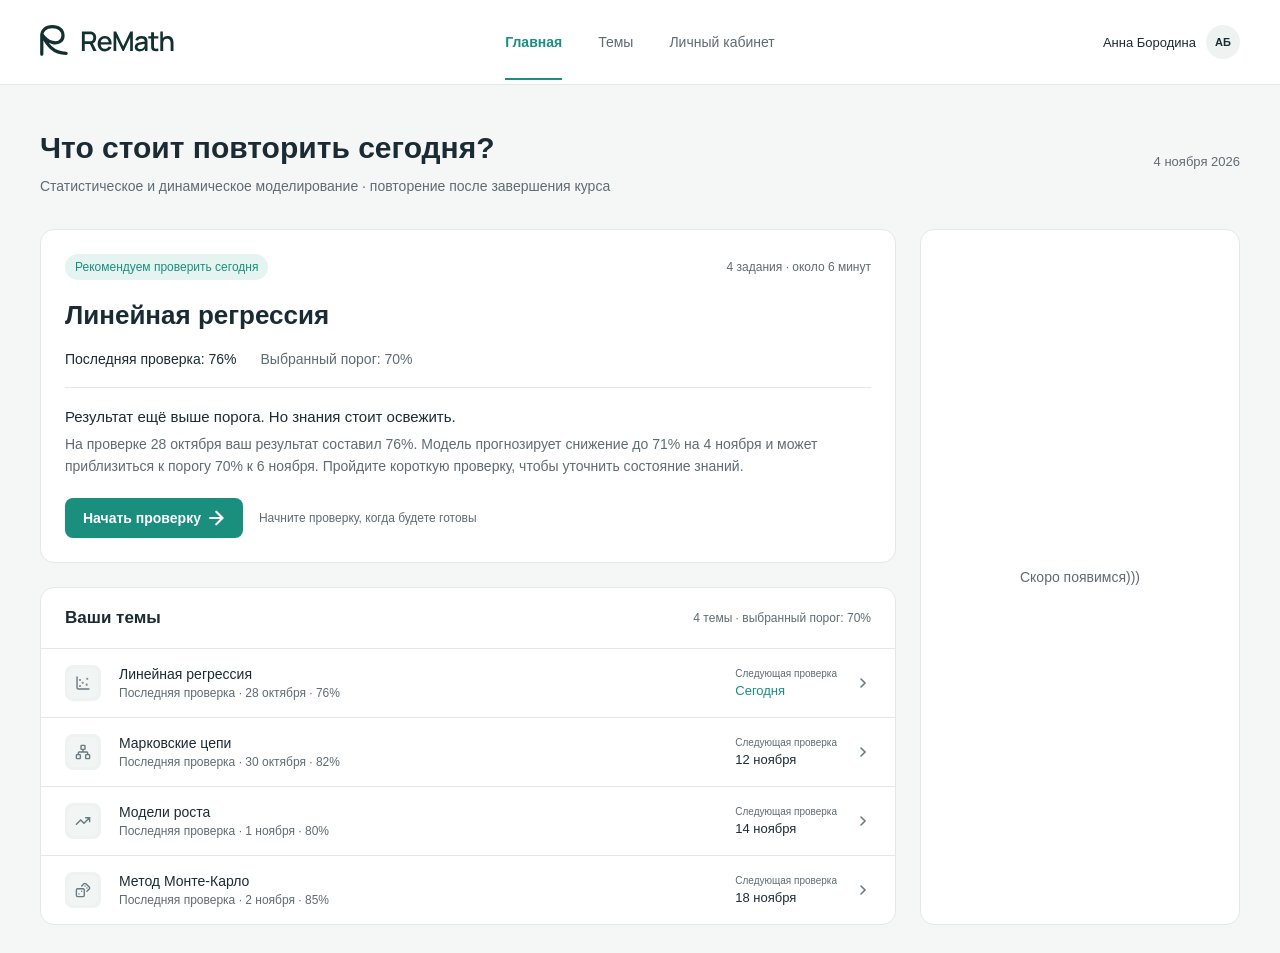
<file: markup/index.html>
<!DOCTYPE html>
<html lang="ru">
<head>
  <meta charset="UTF-8">
  <meta name="viewport" content="width=device-width, initial-scale=1.0">
  <title>ReMath — Главная</title>
  <link rel="stylesheet" href="styles/common.css">
  <link rel="stylesheet" href="styles/index.css">
</head>
<body>
  <header class="header">
    <div class="header__inner container">
      <a class="header__logo" href="index.html">
        <img src="images/logo.svg" alt="ReMath" width="160" height="40">
      </a>

      <nav class="header__nav nav" aria-label="Основная навигация">
        <ul class="nav__list">
          <li class="nav__item">
            <a class="nav__link nav__link--active" href="index.html" aria-current="page">Главная</a>
          </li>
          <li class="nav__item">
            <a class="nav__link" href="#">Темы</a>
          </li>
          <li class="nav__item">
            <a class="nav__link" href="profile.html">Личный кабинет</a>
          </li>
        </ul>
      </nav>

      <a class="header__user user" href="profile.html">
        <span class="user__name">Анна Бородина</span>
        <span class="user__avatar" aria-hidden="true">АБ</span>
      </a>
    </div>
  </header>

  <main class="page">
    <div class="container">
      <div class="page-head">
        <div class="page-head__text">
          <h1 class="page-head__title">Что стоит повторить сегодня?</h1>
          <p class="page-head__subtitle">Статистическое и динамическое моделирование · повторение после завершения курса</p>
        </div>
        <time class="page-head__date" datetime="2026-11-04">4 ноября 2026</time>
      </div>

      <div class="page-body">
        <div class="page-body__main">
          <section class="card recommendation">
            <div class="recommendation__top">
              <span class="badge">Рекомендуем проверить сегодня</span>
              <span class="recommendation__meta">4 задания · около 6 минут</span>
            </div>

            <h2 class="recommendation__title">Линейная регрессия</h2>

            <div class="recommendation__stats">
              <span class="recommendation__stat">Последняя проверка: 76%</span>
              <span class="recommendation__stat recommendation__stat--muted">Выбранный порог: 70%</span>
            </div>

            <div class="recommendation__body">
              <p class="recommendation__lead">Результат ещё выше порога. Но знания стоит освежить.</p>
              <p class="recommendation__text">
                На проверке 28 октября ваш результат составил 76%. Модель прогнозирует снижение
                до 71% на 4 ноября и может приблизиться к порогу 70% к 6 ноября. Пройдите
                короткую проверку, чтобы уточнить состояние знаний.
              </p>

              <div class="recommendation__actions">
                <a class="button" href="check.html">
                  Начать проверку
                  <img src="images/next.svg" alt="" width="16" height="16">
                </a>
                <span class="recommendation__hint">Начните проверку, когда будете готовы</span>
              </div>
            </div>
          </section>

          <section class="card topics">
            <div class="topics__head">
              <h2 class="topics__title">Ваши темы</h2>
              <span class="topics__meta">4 темы · выбранный порог: 70%</span>
            </div>

            <ul class="topics__list">
              <li>
                <a class="topic" href="#">
                  <span class="topic__icon">
                    <img src="images/tema1.svg" alt="" width="30" height="30">
                  </span>
                  <span class="topic__info">
                    <span class="topic__name">Линейная регрессия</span>
                    <span class="topic__meta">Последняя проверка · 28 октября · 76%</span>
                  </span>
                  <span class="topic__next">
                    <span class="topic__label">Следующая проверка</span>
                    <span class="topic__date topic__date--today">Сегодня</span>
                  </span>
                  <img class="topic__arrow" src="images/chevron-right.svg" alt="" width="16" height="16">
                </a>
              </li>

              <li>
                <a class="topic" href="#">
                  <span class="topic__icon">
                    <img src="images/tema2.svg" alt="" width="30" height="30">
                  </span>
                  <span class="topic__info">
                    <span class="topic__name">Марковские цепи</span>
                    <span class="topic__meta">Последняя проверка · 30 октября · 82%</span>
                  </span>
                  <span class="topic__next">
                    <span class="topic__label">Следующая проверка</span>
                    <span class="topic__date">12 ноября</span>
                  </span>
                  <img class="topic__arrow" src="images/chevron-right.svg" alt="" width="16" height="16">
                </a>
              </li>

              <li>
                <a class="topic" href="#">
                  <span class="topic__icon">
                    <img src="images/tema3.svg" alt="" width="30" height="30">
                  </span>
                  <span class="topic__info">
                    <span class="topic__name">Модели роста</span>
                    <span class="topic__meta">Последняя проверка · 1 ноября · 80%</span>
                  </span>
                  <span class="topic__next">
                    <span class="topic__label">Следующая проверка</span>
                    <span class="topic__date">14 ноября</span>
                  </span>
                  <img class="topic__arrow" src="images/chevron-right.svg" alt="" width="16" height="16">
                </a>
              </li>

              <li>
                <a class="topic" href="#">
                  <span class="topic__icon">
                    <img src="images/tema4.svg" alt="" width="30" height="30">
                  </span>
                  <span class="topic__info">
                    <span class="topic__name">Метод Монте-Карло</span>
                    <span class="topic__meta">Последняя проверка · 2 ноября · 85%</span>
                  </span>
                  <span class="topic__next">
                    <span class="topic__label">Следующая проверка</span>
                    <span class="topic__date">18 ноября</span>
                  </span>
                  <img class="topic__arrow" src="images/chevron-right.svg" alt="" width="16" height="16">
                </a>
              </li>
            </ul>
          </section>
        </div>

        <aside class="card agent">
          <p class="agent__placeholder">Скоро появимся)))</p>
        </aside>
      </div>
    </div>
  </main>
</body>
</html>
</file>
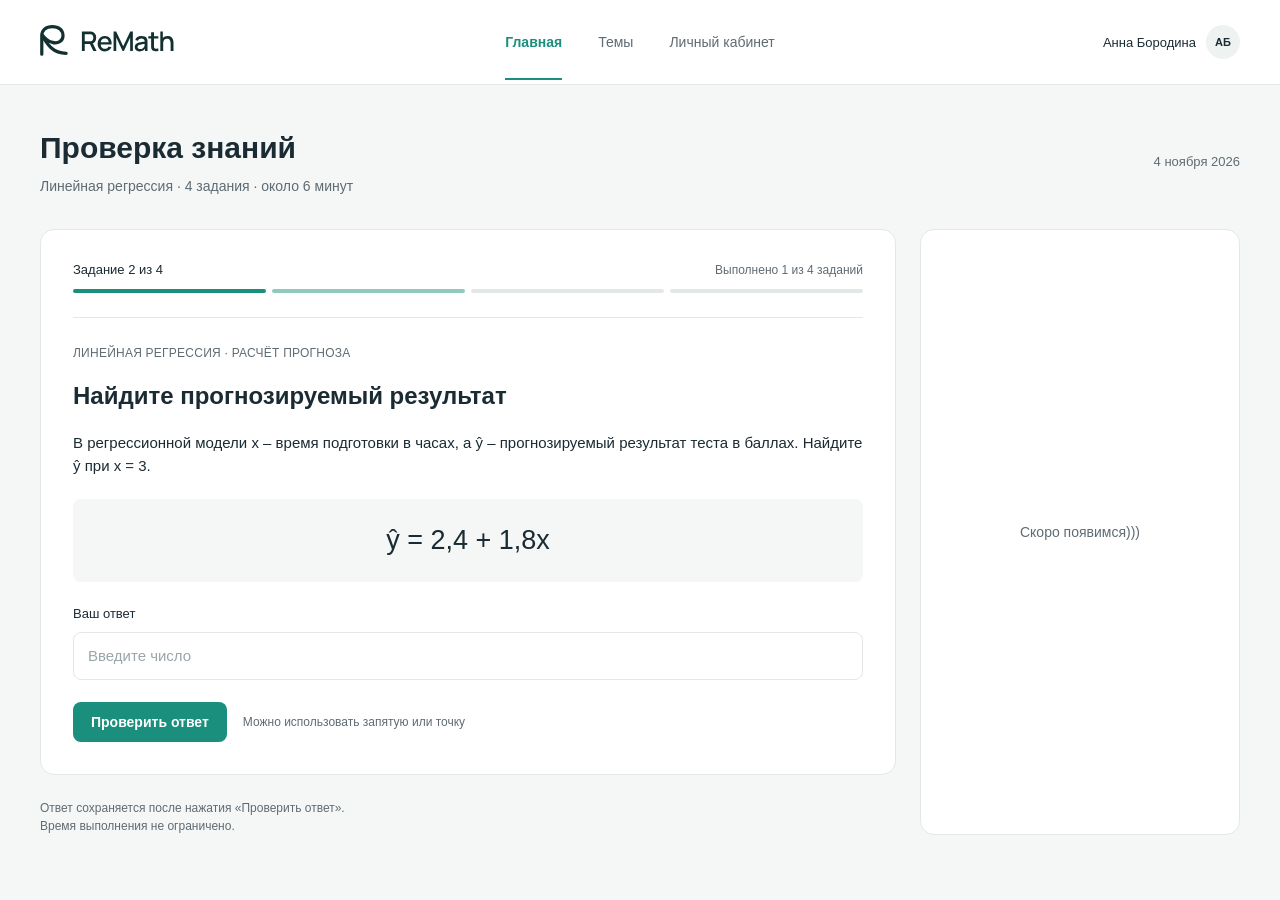
<file: markup/check.html>
<!DOCTYPE html>
<html lang="ru">
<head>
  <meta charset="UTF-8">
  <meta name="viewport" content="width=device-width, initial-scale=1.0">
  <title>ReMath — Проверка знаний</title>
  <link rel="stylesheet" href="styles/common.css">
  <link rel="stylesheet" href="styles/check.css">
</head>
<body>
  <header class="header">
    <div class="header__inner container">
      <a class="header__logo" href="index.html">
        <img src="images/logo.svg" alt="ReMath" width="160" height="40">
      </a>

      <nav class="header__nav nav" aria-label="Основная навигация">
        <ul class="nav__list">
          <li class="nav__item">
            <a class="nav__link nav__link--active" href="index.html" aria-current="page">Главная</a>
          </li>
          <li class="nav__item">
            <a class="nav__link" href="#">Темы</a>
          </li>
          <li class="nav__item">
            <a class="nav__link" href="profile.html">Личный кабинет</a>
          </li>
        </ul>
      </nav>

      <a class="header__user user" href="profile.html">
        <span class="user__name">Анна Бородина</span>
        <span class="user__avatar" aria-hidden="true">АБ</span>
      </a>
    </div>
  </header>

  <main class="page">
    <div class="container">
      <div class="page-head">
        <div class="page-head__text">
          <h1 class="page-head__title">Проверка знаний</h1>
          <p class="page-head__subtitle">Линейная регрессия · 4 задания · около 6 минут</p>
        </div>
        <time class="page-head__date" datetime="2026-11-04">4 ноября 2026</time>
      </div>

      <div class="page-body">
        <div class="page-body__main">
          <section class="card task">
            <div class="task__progress">
              <div class="task__progress-top">
                <span class="task__step">Задание 2 из 4</span>
                <span class="task__done">Выполнено 1 из 4 заданий</span>
              </div>
              <div class="progress">
                <span class="progress__item progress__item--done"></span>
                <span class="progress__item progress__item--current"></span>
                <span class="progress__item"></span>
                <span class="progress__item"></span>
              </div>
            </div>

            <div class="task__body">
              <p class="task__category">Линейная регрессия · Расчёт прогноза</p>
              <h2 class="task__title">Найдите прогнозируемый результат</h2>
              <p class="task__text">
                В регрессионной модели x – время подготовки в часах, а ŷ – прогнозируемый
                результат теста в баллах. Найдите ŷ при x = 3.
              </p>

              <div class="task__formula">ŷ = 2,4 + 1,8x</div>

              <form class="task__form" action="result.html">
                <label class="task__label" for="answer">Ваш ответ</label>
                <div class="task__field">
                  <input class="task__input" id="answer" type="text" inputmode="decimal" placeholder="Введите число">
                </div>
                <div class="task__actions">
                  <button class="button" type="submit">Проверить ответ</button>
                  <span class="task__hint">Можно использовать запятую или точку</span>
                </div>
              </form>
            </div>
          </section>

          <p class="task-note">
            Ответ сохраняется после нажатия «Проверить ответ».<br>
            Время выполнения не ограничено.
          </p>
        </div>

        <aside class="card agent">
          <p class="agent__placeholder">Скоро появимся)))</p>
        </aside>
      </div>
    </div>
  </main>
</body>
</html>
</file>
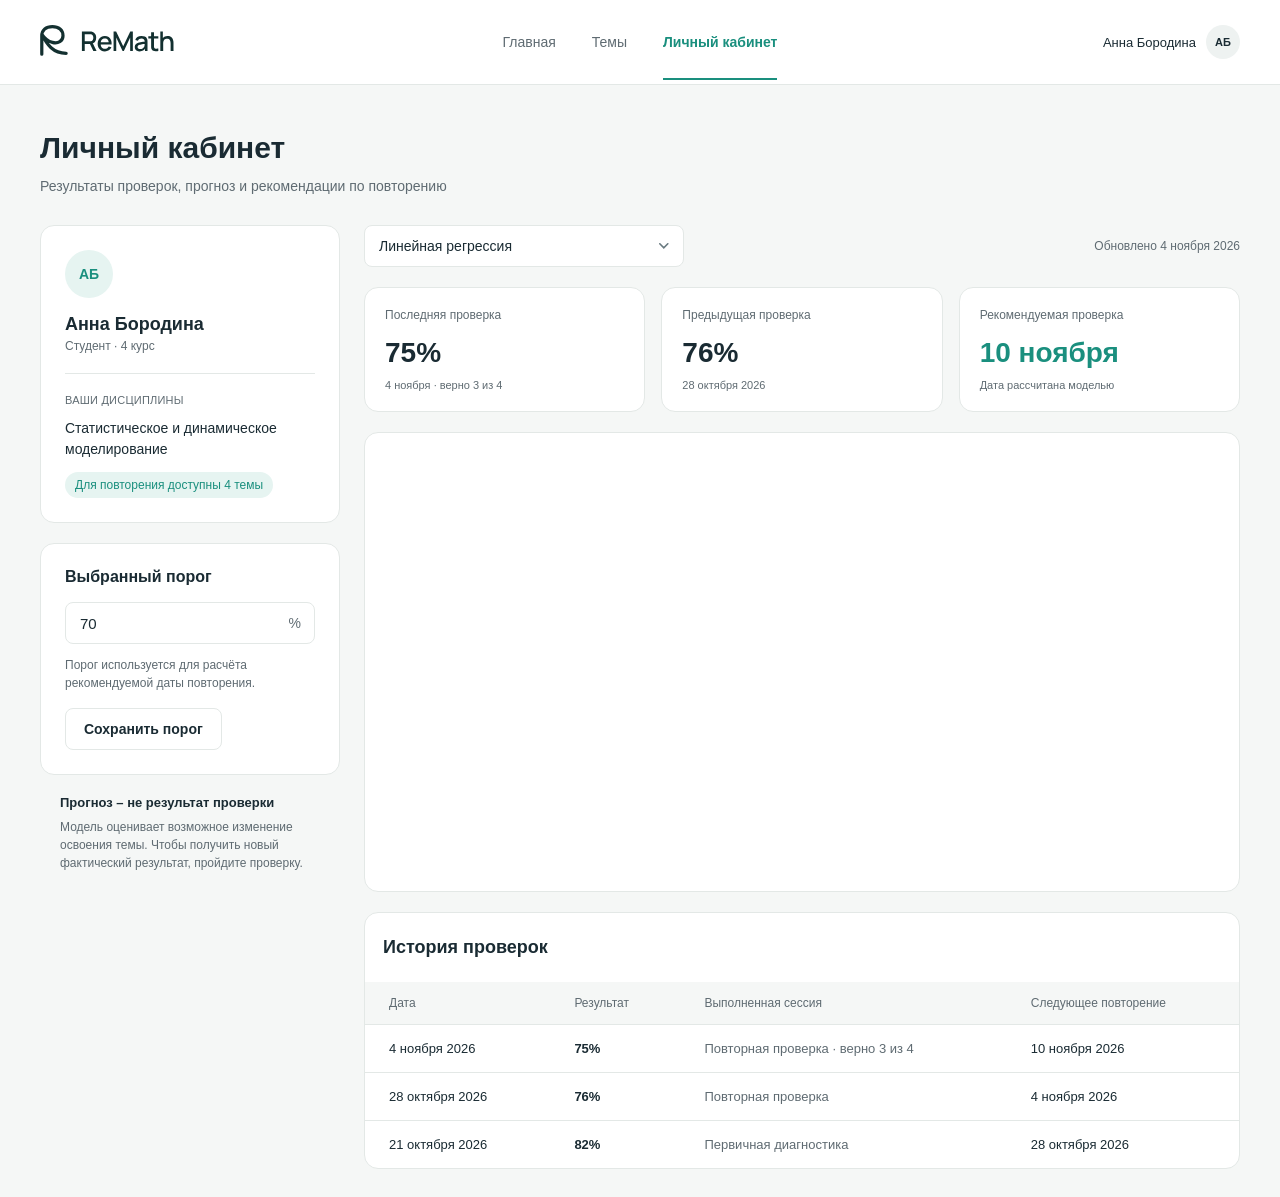
<file: markup/profile.html>
<!DOCTYPE html>
<html lang="ru">
<head>
  <meta charset="UTF-8">
  <meta name="viewport" content="width=device-width, initial-scale=1.0">
  <title>ReMath — Личный кабинет</title>
  <link rel="stylesheet" href="styles/common.css">
  <link rel="stylesheet" href="styles/profile.css">
</head>
<body>
  <header class="header">
    <div class="header__inner container">
      <a class="header__logo" href="index.html">
        <img src="images/logo.svg" alt="ReMath" width="160" height="40">
      </a>

      <nav class="header__nav nav" aria-label="Основная навигация">
        <ul class="nav__list">
          <li class="nav__item">
            <a class="nav__link" href="index.html">Главная</a>
          </li>
          <li class="nav__item">
            <a class="nav__link" href="#">Темы</a>
          </li>
          <li class="nav__item">
            <a class="nav__link nav__link--active" href="profile.html" aria-current="page">Личный кабинет</a>
          </li>
        </ul>
      </nav>

      <a class="header__user user" href="profile.html">
        <span class="user__name">Анна Бородина</span>
        <span class="user__avatar" aria-hidden="true">АБ</span>
      </a>
    </div>
  </header>

  <main class="page">
    <div class="container">
      <div class="page-head">
        <div class="page-head__text">
          <h1 class="page-head__title">Личный кабинет</h1>
          <p class="page-head__subtitle">Результаты проверок, прогноз и рекомендации по повторению</p>
        </div>
      </div>

      <div class="cabinet">
        <aside class="cabinet__side">
          <section class="card profile">
            <span class="profile__avatar" aria-hidden="true">АБ</span>
            <h2 class="profile__name">Анна Бородина</h2>
            <p class="profile__role">Студент · 4 курс</p>

            <div class="profile__disciplines">
              <p class="profile__label">Ваши дисциплины</p>
              <p class="profile__discipline">Статистическое и динамическое моделирование</p>
              <span class="badge">Для повторения доступны 4 темы</span>
            </div>
          </section>

          <section class="card threshold">
            <h2 class="threshold__title">Выбранный порог</h2>
            <form action="#">
              <div class="threshold__field">
                <input class="threshold__input" type="text" inputmode="numeric" value="70" aria-label="Порог в процентах">
                <span class="threshold__unit">%</span>
              </div>
              <p class="threshold__hint">Порог используется для расчёта рекомендуемой даты повторения.</p>
              <button class="button button--secondary" type="submit">Сохранить порог</button>
            </form>
          </section>

          <div class="side-note">
            <p class="side-note__title">Прогноз – не результат проверки</p>
            <p class="side-note__text">
              Модель оценивает возможное изменение освоения темы. Чтобы получить новый
              фактический результат, пройдите проверку.
            </p>
          </div>
        </aside>

        <div class="cabinet__main">
          <div class="toolbar">
            <select class="select" aria-label="Тема">
              <option>Линейная регрессия</option>
              <option>Марковские цепи</option>
              <option>Модели роста</option>
              <option>Метод Монте-Карло</option>
            </select>
            <p class="toolbar__updated">
              Обновлено <time datetime="2026-11-04">4 ноября 2026</time>
            </p>
          </div>

          <div class="stats">
            <div class="card stat">
              <p class="stat__label">Последняя проверка</p>
              <p class="stat__value">75%</p>
              <p class="stat__note">4 ноября · верно 3 из 4</p>
            </div>
            <div class="card stat">
              <p class="stat__label">Предыдущая проверка</p>
              <p class="stat__value">76%</p>
              <p class="stat__note">28 октября 2026</p>
            </div>
            <div class="card stat">
              <p class="stat__label">Рекомендуемая проверка</p>
              <p class="stat__value stat__value--accent">10 ноября</p>
              <p class="stat__note">Дата рассчитана моделью</p>
            </div>
          </div>

          <section class="card chart"></section>

          <section class="card history">
            <h2 class="history__title">История проверок</h2>
            <table class="history__table">
              <thead>
                <tr>
                  <th>Дата</th>
                  <th>Результат</th>
                  <th>Выполненная сессия</th>
                  <th>Следующее повторение</th>
                </tr>
              </thead>
              <tbody>
                <tr>
                  <td>4 ноября 2026</td>
                  <td class="history__result">75%</td>
                  <td class="history__session">Повторная проверка · верно 3 из 4</td>
                  <td>10 ноября 2026</td>
                </tr>
                <tr>
                  <td>28 октября 2026</td>
                  <td class="history__result">76%</td>
                  <td class="history__session">Повторная проверка</td>
                  <td>4 ноября 2026</td>
                </tr>
                <tr>
                  <td>21 октября 2026</td>
                  <td class="history__result">82%</td>
                  <td class="history__session">Первичная диагностика</td>
                  <td>28 октября 2026</td>
                </tr>
              </tbody>
            </table>
          </section>
        </div>
      </div>
    </div>
  </main>
</body>
</html>
</file>
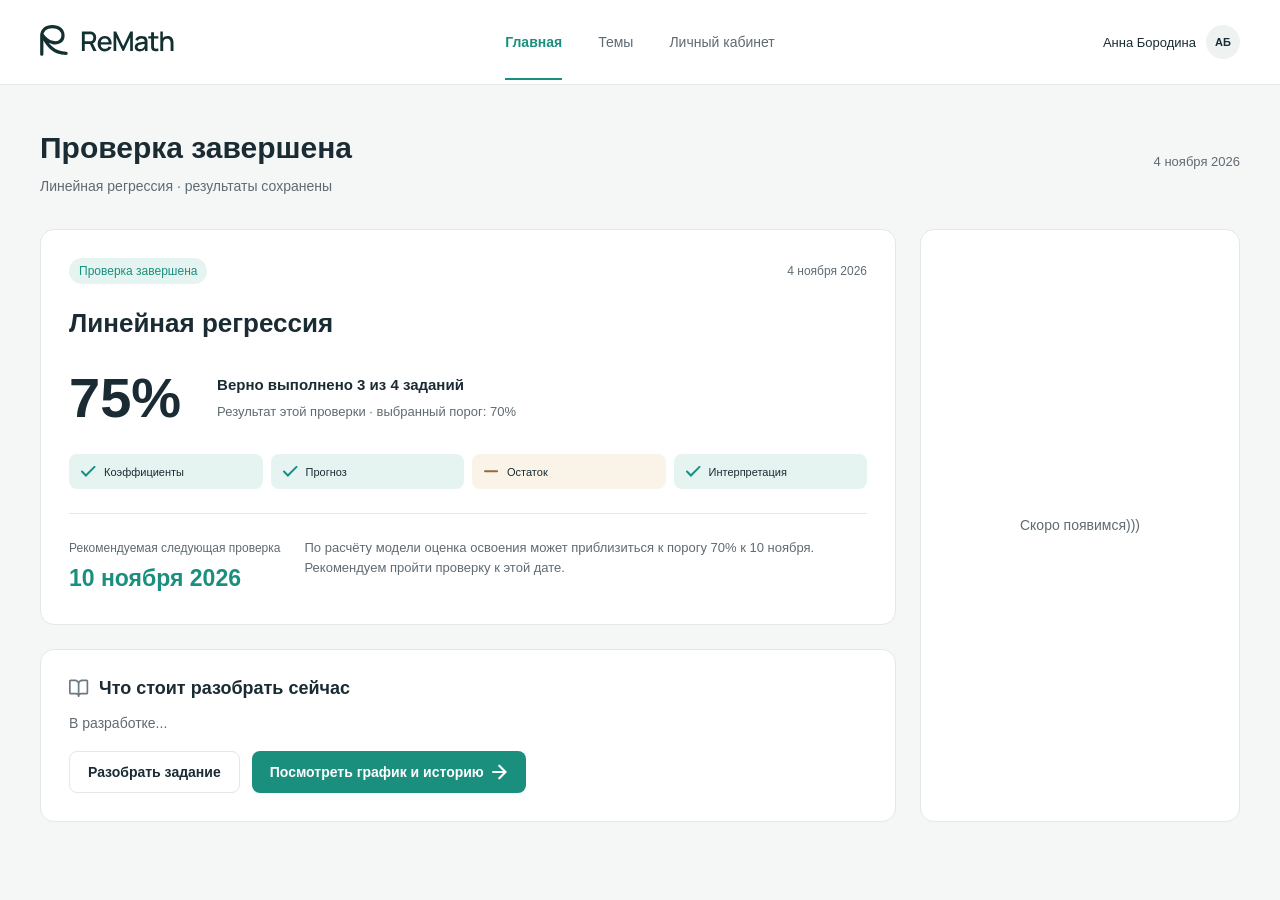
<file: markup/result.html>
<!DOCTYPE html>
<html lang="ru">
<head>
  <meta charset="UTF-8">
  <meta name="viewport" content="width=device-width, initial-scale=1.0">
  <title>ReMath — Проверка завершена</title>
  <link rel="stylesheet" href="styles/common.css">
  <link rel="stylesheet" href="styles/result.css">
</head>
<body>
  <header class="header">
    <div class="header__inner container">
      <a class="header__logo" href="index.html">
        <img src="images/logo.svg" alt="ReMath" width="160" height="40">
      </a>

      <nav class="header__nav nav" aria-label="Основная навигация">
        <ul class="nav__list">
          <li class="nav__item">
            <a class="nav__link nav__link--active" href="index.html" aria-current="page">Главная</a>
          </li>
          <li class="nav__item">
            <a class="nav__link" href="#">Темы</a>
          </li>
          <li class="nav__item">
            <a class="nav__link" href="profile.html">Личный кабинет</a>
          </li>
        </ul>
      </nav>

      <a class="header__user user" href="profile.html">
        <span class="user__name">Анна Бородина</span>
        <span class="user__avatar" aria-hidden="true">АБ</span>
      </a>
    </div>
  </header>

  <main class="page">
    <div class="container">
      <div class="page-head">
        <div class="page-head__text">
          <h1 class="page-head__title">Проверка завершена</h1>
          <p class="page-head__subtitle">Линейная регрессия · результаты сохранены</p>
        </div>
        <time class="page-head__date" datetime="2026-11-04">4 ноября 2026</time>
      </div>

      <div class="page-body">
        <div class="page-body__main">
          <section class="card result">
            <div class="result__top">
              <span class="badge">Проверка завершена</span>
              <time class="result__date" datetime="2026-11-04">4 ноября 2026</time>
            </div>

            <h2 class="result__title">Линейная регрессия</h2>

            <div class="result__score">
              <p class="result__percent">75%</p>
              <div class="result__summary">
                <p class="result__summary-title">Верно выполнено 3 из 4 заданий</p>
                <p class="result__summary-text">Результат этой проверки · выбранный порог: 70%</p>
              </div>
            </div>

            <ul class="result__tasks">
              <li class="result-task result-task--correct">
                <img src="images/done.svg" alt="Верно" width="15" height="15">
                Коэффициенты
              </li>
              <li class="result-task result-task--correct">
                <img src="images/done.svg" alt="Верно" width="15" height="15">
                Прогноз
              </li>
              <li class="result-task result-task--wrong">
                <img src="images/loss.svg" alt="Ошибка" width="15" height="15">
                Остаток
              </li>
              <li class="result-task result-task--correct">
                <img src="images/done.svg" alt="Верно" width="15" height="15">
                Интерпретация
              </li>
            </ul>

            <div class="result__next">
              <div class="result__next-date">
                <p class="result__next-label">Рекомендуемая следующая проверка</p>
                <time class="result__next-value" datetime="2026-11-10">10 ноября 2026</time>
              </div>
              <p class="result__next-text">
                По расчёту модели оценка освоения может приблизиться к порогу 70% к 10 ноября.
                Рекомендуем пройти проверку к этой дате.
              </p>
            </div>
          </section>

          <section class="card review">
            <h2 class="review__title">
              <img src="images/book.svg" alt="" width="20" height="20">
              Что стоит разобрать сейчас
            </h2>

            <p class="review__text">В разработке...</p>

            <div class="review__actions">
              <a class="button button--secondary" href="#">Разобрать задание</a>
              <a class="button" href="profile.html">
                Посмотреть график и историю
                <img src="images/next.svg" alt="" width="16" height="16">
              </a>
            </div>
          </section>
        </div>

        <aside class="card agent">
          <p class="agent__placeholder">Скоро появимся)))</p>
        </aside>
      </div>
    </div>
  </main>
</body>
</html>
</file>
<file: markup/styles/common.css>
:root {
  --color-bg: #f5f7f6;
  --color-white: #ffffff;
  --color-surface: #eef2f1;
  --color-text: #1a2b33;
  --color-muted: #5f6b72;
  --color-placeholder: #9aa5aa;
  --color-border: #e3e8e6;

  --color-accent: #1a8f7e;
  --color-accent-hover: #157a6b;
  --color-accent-light: #e6f4f1;
  --color-accent-soft: #8fcabf;

  --color-warning-light: #faf3e8;

  --header-height: 84px;
}

* {
  box-sizing: border-box;
  margin: 0;
  padding: 0;
}

body {
  font-family: "Inter", Arial, sans-serif;
  color: var(--color-text);
  background-color: var(--color-bg);
}

a {
  color: inherit;
  text-decoration: none;
}

ul {
  list-style: none;
}

.container {
  max-width: 1440px;
  margin: 0 auto;
  padding: 0 40px;
}

.header {
  background-color: var(--color-white);
  border-bottom: 1px solid var(--color-border);
}

.header__inner {
  display: grid;
  grid-template-columns: 1fr auto 1fr;
  align-items: center;
  height: var(--header-height);
}

.header__logo {
  display: flex;
}

.nav__list {
  display: flex;
  gap: 36px;
}

.nav__link {
  position: relative;
  display: flex;
  align-items: center;
  height: var(--header-height);
  font-size: 14px;
  color: var(--color-muted);
}

.nav__link:hover {
  color: var(--color-text);
}

.nav__link--active {
  font-weight: 600;
  color: var(--color-accent);
}

.nav__link--active::after {
  content: "";
  position: absolute;
  left: 0;
  right: 0;
  bottom: 0;
  height: 2px;
  background-color: var(--color-accent);
  margin-bottom: 4px;
}

.header__user {
  justify-self: end;
  display: flex;
  align-items: center;
  gap: 10px;
  font-size: 13px;
}

.user__avatar {
  display: flex;
  align-items: center;
  justify-content: center;
  width: 34px;
  height: 34px;
  border-radius: 50%;
  background-color: var(--color-surface);
  font-size: 11px;
  font-weight: 600;
}

.page {
  padding-top: 40px;
  padding-bottom: 28px;
}

.page-head {
  display: flex;
  justify-content: space-between;
  align-items: center;
  margin-bottom: 32px;
}

.page-head__title {
  font-size: 30px;
  font-weight: 600;
  line-height: 1.5;
  margin-bottom: 6px;
}

.page-head__subtitle {
  font-size: 14px;
  line-height: 1.5;
  color: var(--color-muted);
}

.page-head__date {
  font-size: 13px;
  color: var(--color-muted);
}

.page-body {
  display: grid;
  grid-template-columns: 1fr 320px;
  gap: 24px;
}

.page-body__main {
  display: flex;
  flex-direction: column;
  gap: 24px;
}

.card {
  background-color: var(--color-white);
  border: 1px solid var(--color-border);
  border-radius: 14px;
  padding: 24px;
}

.agent {
  display: flex;
  align-items: center;
  justify-content: center;
}

.agent__placeholder {
  font-size: 14px;
  color: var(--color-muted);
}

.badge {
  display: inline-block;
  padding: 4px 10px;
  border-radius: 999px;
  background-color: var(--color-accent-light);
  color: var(--color-accent);
  font-size: 12px;
  font-weight: 500;
  line-height: 1.5;
}

.button {
  display: inline-flex;
  align-items: center;
  gap: 8px;
  padding: 12px 18px;
  border: none;
  border-radius: 8px;
  background-color: var(--color-accent);
  color: var(--color-white);
  font-family: inherit;
  font-size: 14px;
  font-weight: 600;
  cursor: pointer;
}

.button:hover {
  background-color: var(--color-accent-hover);
}

.button--secondary {
  background-color: var(--color-white);
  color: var(--color-text);
  border: 1px solid var(--color-border);
}

.button--secondary:hover {
  background-color: var(--color-bg);
}
</file>
<file: markup/styles/index.css>
.recommendation__top {
  display: flex;
  justify-content: space-between;
  align-items: center;
  margin-bottom: 20px;
}

.recommendation__meta {
  font-size: 12px;
  color: var(--color-muted);
}

.recommendation__title {
  font-size: 26px;
  font-weight: 600;
  margin-bottom: 20px;
}

.recommendation__stats {
  display: flex;
  gap: 24px;
  font-size: 14px;
  margin-bottom: 20px;
}

.recommendation__stat--muted {
  color: var(--color-muted);
}

.recommendation__body {
  padding-top: 20px;
  border-top: 1px solid var(--color-border);
}

.recommendation__lead {
  font-size: 15px;
  font-weight: 500;
  margin-bottom: 8px;
}

.recommendation__text {
  font-size: 14px;
  line-height: 1.6;
  color: var(--color-muted);
  margin-bottom: 20px;
}

.recommendation__actions {
  display: flex;
  align-items: center;
  gap: 16px;
}

.recommendation__hint {
  font-size: 12px;
  color: var(--color-muted);
}

.topics {
  padding: 0;
  overflow: hidden;
}

.topics__head {
  display: flex;
  justify-content: space-between;
  align-items: center;
  padding: 20px 24px;
  border-bottom: 1px solid var(--color-border);
}

.topics__title {
  font-size: 17px;
  font-weight: 600;
}

.topics__meta {
  font-size: 12px;
  color: var(--color-muted);
}

.topics__list li:not(:last-child) {
  border-bottom: 1px solid var(--color-border);
}

.topic {
  display: grid;
  grid-template-columns: auto 1fr auto auto;
  align-items: center;
  gap: 18px;
  padding: 16px 24px;
}

.topic:hover {
  background-color: var(--color-bg);
}

.topic__icon {
  display: flex;
  align-items: center;
  justify-content: center;
  width: 36px;
  height: 36px;
  border-radius: 8px;
  background-color: var(--color-surface);
}

.topic__info,
.topic__next {
  display: flex;
  flex-direction: column;
  gap: 4px;
}

.topic__name {
  font-size: 14px;
  font-weight: 500;
}

.topic__meta {
  font-size: 12px;
  color: var(--color-muted);
}

.topic__label {
  font-size: 10px;
  color: var(--color-muted);
}

.topic__date {
  font-size: 13px;
  font-weight: 500;
}

.topic__date--today {
  color: var(--color-accent);
}

.topic__arrow {
  display: block;
}
</file>
<file: markup/styles/check.css>
.task {
  padding: 32px;
}

.task__progress {
  padding-bottom: 24px;
  border-bottom: 1px solid var(--color-border);
  margin-bottom: 28px;
}

.task__progress-top {
  display: flex;
  justify-content: space-between;
  align-items: center;
  margin-bottom: 12px;
}

.task__step {
  font-size: 13px;
  font-weight: 500;
}

.task__done {
  font-size: 12px;
  color: var(--color-muted);
}

.progress {
  display: flex;
  gap: 6px;
}

.progress__item {
  flex: 1;
  height: 4px;
  border-radius: 2px;
  background-color: var(--color-border);
}

.progress__item--done {
  background-color: var(--color-accent);
}

.progress__item--current {
  background-color: var(--color-accent-soft);
}

.task__category {
  font-size: 12px;
  text-transform: uppercase;
  letter-spacing: 0.02em;
  color: var(--color-muted);
  margin-bottom: 22px;
}

.task__title {
  font-size: 24px;
  font-weight: 600;
  margin-bottom: 22px;
}

.task__text {
  font-size: 15px;
  line-height: 1.5;
  margin-bottom: 22px;
}

.task__formula {
  padding: 26px;
  border-radius: 8px;
  background-color: var(--color-bg);
  text-align: center;
  font-size: 27px;
  margin-bottom: 22px;
}

.task__label {
  display: block;
  font-size: 13px;
  line-height: 1.5;
  font-weight: 500;
  margin-bottom: 8px;
}

.task__field {
  margin-bottom: 22px;
}

.task__input {
  width: 100%;
  height: 48px;
  padding: 0 14px;
  border: 1px solid var(--color-border);
  border-radius: 8px;
  font-family: inherit;
  font-size: 15px;
  color: var(--color-text);
}

.task__input::placeholder {
  color: var(--color-placeholder);
}

.task__input:focus {
  outline: none;
  border-color: var(--color-accent);
}

.task__actions {
  display: flex;
  align-items: center;
  gap: 16px;
}

.task__hint {
  font-size: 12px;
  line-height: 1.5;
  color: var(--color-muted);
}

.task-note {
  font-size: 12px;
  line-height: 1.5;
  color: var(--color-muted);
}
</file>
<file: markup/styles/profile.css>
.page-head {
  margin-bottom: 28px;
}

.cabinet {
  display: grid;
  grid-template-columns: 300px 1fr;
  gap: 24px;
  align-items: start;
}

.cabinet__side,
.cabinet__main {
  display: flex;
  flex-direction: column;
  gap: 20px;
}

.profile__avatar {
  display: flex;
  align-items: center;
  justify-content: center;
  width: 48px;
  height: 48px;
  border-radius: 50%;
  background-color: var(--color-accent-light);
  color: var(--color-accent);
  font-size: 14px;
  font-weight: 600;
  margin-bottom: 16px;
}

.profile__name {
  font-size: 18px;
  font-weight: 600;
  margin-bottom: 4px;
}

.profile__role {
  font-size: 12px;
  color: var(--color-muted);
}

.profile__disciplines {
  margin-top: 20px;
  padding-top: 20px;
  border-top: 1px solid var(--color-border);
}

.profile__label {
  font-size: 11px;
  text-transform: uppercase;
  letter-spacing: 0.02em;
  color: var(--color-muted);
  margin-bottom: 12px;
}

.profile__discipline {
  font-size: 14px;
  line-height: 1.5;
  margin-bottom: 12px;
}

.threshold__title {
  font-size: 16px;
  font-weight: 600;
  margin-bottom: 16px;
}

.threshold__field {
  position: relative;
  margin-bottom: 12px;
}

.threshold__input {
  width: 100%;
  height: 42px;
  padding: 0 36px 0 14px;
  border: 1px solid var(--color-border);
  border-radius: 8px;
  font-family: inherit;
  font-size: 15px;
  color: var(--color-text);
}

.threshold__input:focus {
  outline: none;
  border-color: var(--color-accent);
}

.threshold__unit {
  position: absolute;
  right: 14px;
  top: 50%;
  transform: translateY(-50%);
  font-size: 14px;
  color: var(--color-muted);
}

.threshold__hint {
  font-size: 12px;
  line-height: 1.5;
  color: var(--color-muted);
  margin-bottom: 16px;
}

.side-note {
  padding: 0 20px;
}

.side-note__title {
  font-size: 13px;
  font-weight: 600;
  margin-bottom: 8px;
}

.side-note__text {
  font-size: 12px;
  line-height: 1.5;
  color: var(--color-muted);
}

.toolbar {
  display: flex;
  justify-content: space-between;
  align-items: center;
}

.toolbar__updated {
  font-size: 12px;
  color: var(--color-muted);
}

.select {
  appearance: none;
  min-width: 320px;
  height: 42px;
  padding: 0 40px 0 14px;
  border: 1px solid var(--color-border);
  border-radius: 8px;
  background-color: var(--color-white);
  background-image: url("../images/spisok.svg");
  background-repeat: no-repeat;
  background-position: right 14px center;
  font-family: inherit;
  font-size: 14px;
  color: var(--color-text);
  cursor: pointer;
}

.select:focus {
  outline: none;
  border-color: var(--color-accent);
}

@supports (appearance: base-select) {
  .select,
  .select::picker(select) {
    appearance: base-select;
  }

  .select {
    display: flex;
    align-items: center;
  }

  .select::picker-icon {
    display: none;
  }

  .select::picker(select) {
    margin-top: 4px;
    padding: 6px;
    border: 1px solid var(--color-border);
    border-radius: 10px;
    background-color: var(--color-white);
    box-shadow: 0 8px 24px rgba(26, 43, 51, 0.08);
  }

  .select option {
    padding: 8px 10px;
    border-radius: 6px;
    font-size: 14px;
  }

  .select option:hover {
    background-color: var(--color-bg);
  }

  .select option:checked {
    background-color: var(--color-accent-light);
    color: var(--color-accent);
    font-weight: 500;
  }

  .select option::checkmark {
    display: none;
  }
}

.stats {
  display: grid;
  grid-template-columns: repeat(3, 1fr);
  gap: 16px;
}

.stat {
  padding: 20px;
}

.stat__label {
  font-size: 12px;
  color: var(--color-muted);
  margin-bottom: 10px;
}

.stat__value {
  font-size: 28px;
  font-weight: 600;
  line-height: 1.5;
  margin-bottom: 5px;
}

.stat__value--accent {
  color: var(--color-accent);
}

.stat__note {
  font-size: 11px;
  color: var(--color-muted);
}

.chart {
  min-height: 460px;
}

.history {
  padding: 0;
  overflow: hidden;
}

.history__title {
  font-size: 18px;
  font-weight: 600;
  padding: 24px 18px;
}

.history__table {
  width: 100%;
  border-collapse: collapse;
}

.history__table th {
  padding: 14px 24px;
  background-color: var(--color-bg);
  text-align: left;
  font-size: 12px;
  font-weight: 400;
  color: var(--color-muted);
}

.history__table td {
  padding: 16px 24px;
  border-top: 1px solid var(--color-border);
  font-size: 13px;
}

.history__result {
  font-weight: 600;
}

.history__session {
  color: var(--color-muted);
}
</file>
<file: markup/styles/result.css>
.result {
  padding: 28px;
}

.result__top {
  display: flex;
  justify-content: space-between;
  align-items: center;
  margin-bottom: 20px;
}

.result__date {
  font-size: 12px;
  color: var(--color-muted);
}

.result__title {
  font-size: 26px;
  font-weight: 600;
  line-height: 1.5;
  margin-bottom: 22px;
}

.result__score {
  display: flex;
  align-items: center;
  gap: 36px;
  margin-bottom: 24px;
}

.result__percent {
  font-size: 56px;
  font-weight: 600;
}

.result__summary-title {
  font-size: 15px;
  font-weight: 600;
  line-height: 1.5;
  margin-bottom: 5px;
}

.result__summary-text {
  font-size: 13px;
  line-height: 1.5;
  color: var(--color-muted);
}

.result__tasks {
  display: grid;
  grid-template-columns: repeat(4, 1fr);
  gap: 8px;
  margin-bottom: 24px;
}

.result-task {
  display: flex;
  align-items: center;
  gap: 8px;
  padding: 10px 12px;
  border-radius: 8px;
  font-size: 11px;
}

.result-task--correct {
  background-color: var(--color-accent-light);
}

.result-task--wrong {
  background-color: var(--color-warning-light);
}

.result__next {
  display: grid;
  grid-template-columns: auto 1fr;
  align-items: baseline;
  gap: 24px;
  padding-top: 24px;
  border-top: 1px solid var(--color-border);
}

.result__next-label {
  font-size: 12px;
  color: var(--color-muted);
  margin-bottom: 6px;
}

.result__next-value {
  display: block;
  font-size: 23px;
  font-weight: 600;
  line-height: 1.5;
  color: var(--color-accent);
}

.result__next-text {
  font-size: 13px;
  line-height: 1.5;
  color: var(--color-muted);
}

.review {
  padding: 28px;
}

.review__title {
  display: flex;
  align-items: center;
  gap: 10px;
  font-size: 18px;
  font-weight: 600;
  margin-bottom: 16px;
}

.review__text {
  font-size: 14px;
  color: var(--color-muted);
  margin-bottom: 20px;
}

.review__actions {
  display: flex;
  gap: 12px;
}
</file>
